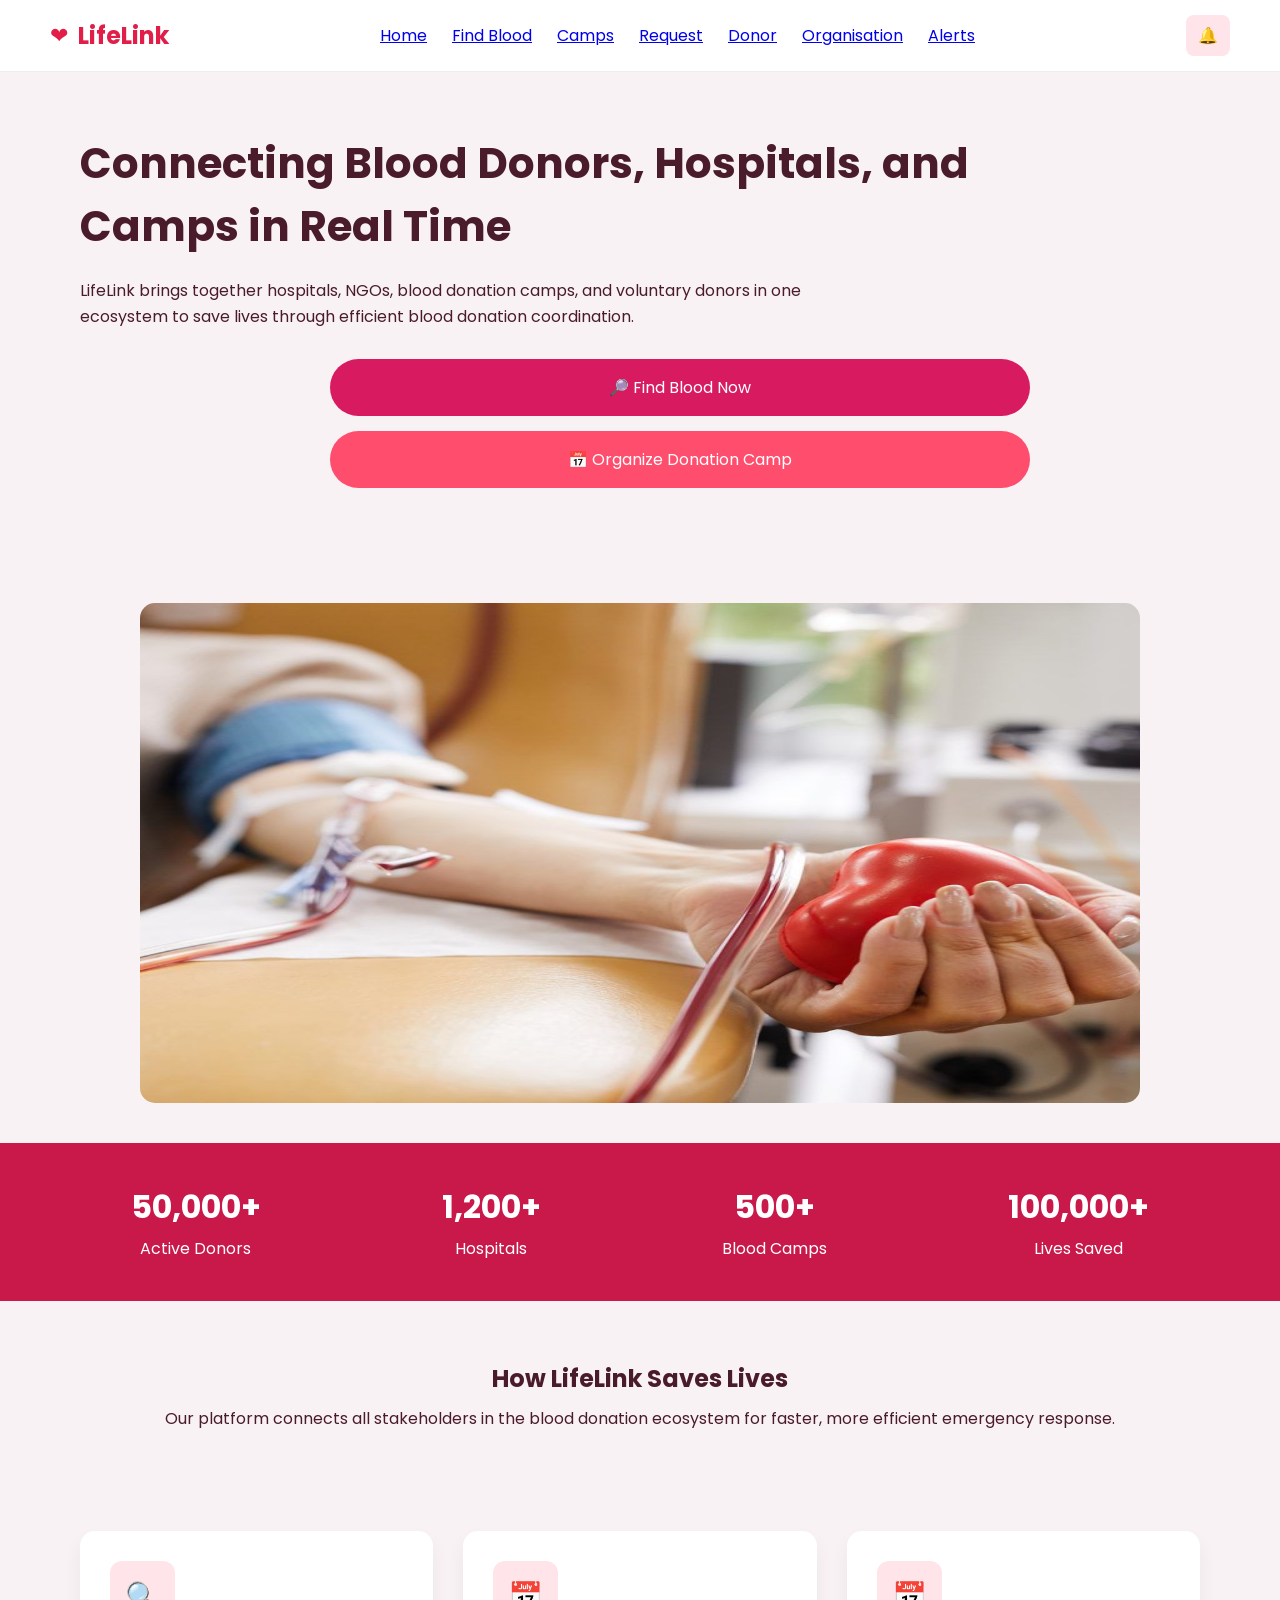
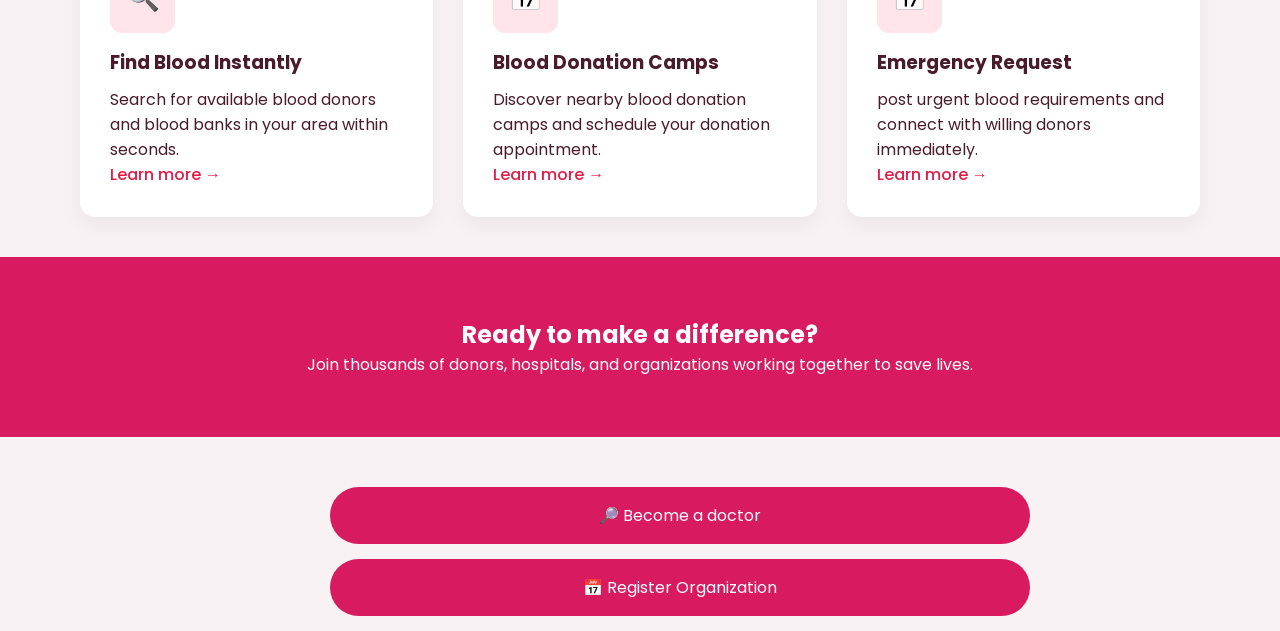
<file: index.html>
<!DOCTYPE html>
<html lang="en">
<head>
<meta charset="UTF-8">
<meta name="viewport" content="width=device-width, initial-scale=1.0">

<title>LifeLink</title>

<link rel="stylesheet" href="style.css">


<link href="https://fonts.googleapis.com/css2?family=Poppins:wght@300;400;500;600;700&display=swap" rel="stylesheet">

</head>

<body>

<!-- Navbar -->

<header class="navbar">

<div class="logo">
<span class="heart">❤</span>
<h2>LifeLink</h2>
</div>

<nav>



<ul>
    <li><a href="index.html">Home</a></li>
    <li><a href="lifelink-bloodfinder.html">Find Blood</a></li>
    <li><a href="camps.html">Camps</a></li>
    <li><a href="request.html">Request</a></li>
    <li><a href="donor.html">Donor</a></li>
    <li><a href="organisation.html">Organisation</a></li>
    <li><a href="alert.html">Alerts</a></li>
    </ul>
</nav>

<div class="bell">
🔔
</div>

</header>


<!-- Hero Section -->

<section class="hero">

<h1>
Connecting Blood Donors, Hospitals, and Camps in Real Time
</h1>

<p>
LifeLink brings together hospitals, NGOs, blood donation camps,
and voluntary donors in one ecosystem to save lives through
efficient blood donation coordination.
</p>

<button class="btn primary">
🔎 Find Blood Now
</button>

<button class="btn secondary">
📅 Organize Donation Camp
</button>

</section>


<!-- Image Section -->

<section class="hero-image">

<img src="image1.jpg">

</section>
<!-- Stats Section -->

<section class="stats">

<div class="stat">
<h2>50,000+</h2>
<p>Active Donors</p>
</div>

<div class="stat">
<h2>1,200+</h2>
<p>Hospitals</p>
</div>

<div class="stat">
<h2>500+</h2>
<p>Blood Camps</p>
</div>

<div class="stat">
<h2>100,000+</h2>
<p>Lives Saved</p>
</div>

</section>


<!-- How it works -->

<section class="how">

<h2>How LifeLink Saves Lives</h2>

<p>
Our platform connects all stakeholders in the blood donation ecosystem
for faster, more efficient emergency response.
</p>

</section>


<!-- Cards -->

<section class="cards">

<div class="card">

<div class="icon">🔍</div>

<h3>Find Blood Instantly</h3>

<p>
Search for available blood donors and blood banks
in your area within seconds.
</p>

<a href="#">Learn more →</a>

</div>


<div class="card">

<div class="icon">📅</div>

<h3>Blood Donation Camps</h3>

<p>
Discover nearby blood donation camps and schedule
your donation appointment.
</p>

<a href="#">Learn more →</a>

</div>

<div class="card">

    <div class="icon">📅</div>
    
    <h3>Emergency Request</h3>
    
    <p>
     post urgent blood requirements and connect with willing donors immediately.
    </p>
    
    <a href="#">Learn more →</a>
    
    </div>
</section>
<section class="footer">

    <h2>Ready to make a difference?</h2>
    
    <p >
        Join thousands of donors, hospitals, and organizations working together to save lives.
    </p>
    
    </section>
    <br>
    <br>
    <button class="btn1">
        🔎 Become a doctor
        </button>
        
        <button class="btn2">
        📅 Register Organization
        </button>
            
</body>
</html>
</file>
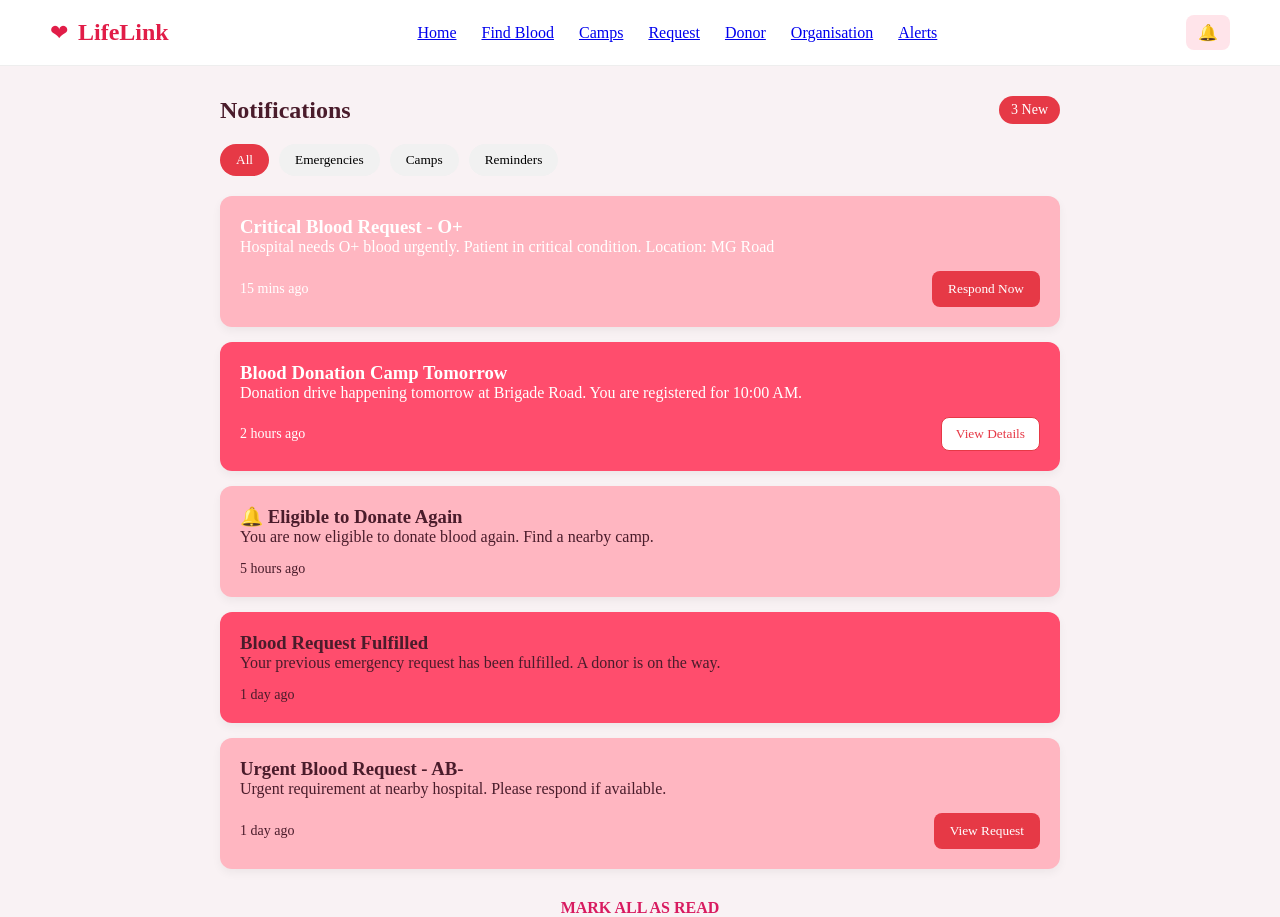
<file: alert.html>
<!DOCTYPE html>
<html lang="en">
<head>
    <meta charset="UTF-8">
    <meta name="viewport" content="width=device-width, initial-scale=1.0">
    <title>Alerts - LifeLink</title>
    <link rel="stylesheet" href="style.css">
</head>
<body>

<!-- Navbar -->

<header class="navbar">

    <div class="logo">
    <span class="heart">❤</span>
    <h2>LifeLink</h2>
    </div>
    
    <nav>
    
    
    
    <ul>
        <li><a href="index.html">Home</a></li>
        <li><a href="lifelink-bloodfinder.html">Find Blood</a></li>
        <li><a href="camps.html">Camps</a></li>
        <li><a href="request.html">Request</a></li>
        <li><a href="donor.html">Donor</a></li>
        <li><a href="organisation.html">Organisation</a></li>
        <li><a href="alert.html">Alerts</a></li>
        </ul>
    </nav>
    
    <div class="bell">
    🔔
    </div>
    
    </header>
    

    <!-- Alerts Section -->
    <section class="ll-alerts-container">
        
        <div class="ll-alerts-header">
            <h1>Notifications</h1>
            <span class="ll-alert-badge">3 New</span>
        </div>

        <!-- Filter Tabs -->
        <div class="ll-alert-tabs">
            <button class="ll-tab active">All</button>
            <button class="ll-tab">Emergencies</button>
            <button class="ll-tab">Camps</button>
            <button class="ll-tab">Reminders</button>
        </div>

        <!-- Alerts List -->
        <div class="ll-alert-list">

            <!-- Critical Alert -->
            <div class="ll-alert-card ll-alert-critical">
                <h3>Critical Blood Request - O+</h3>
                <p>Hospital needs O+ blood urgently. Patient in critical condition. Location: MG Road</p>
                <div class="ll-alert-footer">
                    <span>15 mins ago</span>
                    <button class="ll-btn-primary">Respond Now</button>
                </div>
            </div>

            <!-- Camp Alert -->
            <div class="ll-alert-card ll-alert-camp">
                <h3>Blood Donation Camp Tomorrow</h3>
                <p>Donation drive happening tomorrow at Brigade Road. You are registered for 10:00 AM.</p>
                <div class="ll-alert-footer">
                    <span>2 hours ago</span>
                    <button class="ll-btn-secondary">View Details</button>
                </div>
            </div>

            <!-- Reminder -->
            <div class="ll-alert-card ll-alert-reminder">
                <h3>  🔔 Eligible to Donate Again</h3>
                <p>You are now eligible to donate blood again. Find a nearby camp.</p>
                <div class="ll-alert-footer">
                    <span>5 hours ago</span>
                </div>
            </div>

            <!-- Fulfilled -->
            <div class="ll-alert-card ll-alert-success">
                <h3>Blood Request Fulfilled</h3>
                <p>Your previous emergency request has been fulfilled. A donor is on the way.</p>
                <div class="ll-alert-footer">
                    <span>1 day ago</span>
                </div>
            </div>

            <!-- Urgent -->
            <div class="ll-alert-card ll-alert-urgent">
                <h3>Urgent Blood Request - AB-</h3>
                <p>Urgent requirement at nearby hospital. Please respond if available.</p>
                <div class="ll-alert-footer">
                    <span>1 day ago</span>
                    <button class="ll-btn-primary">View Request</button>
                </div>
            </div>

        </div>

    </section>
    <div class="bottom">
    <h4>MARK  ALL  AS  READ</h4>
</div>
</body>
</html>
</file>
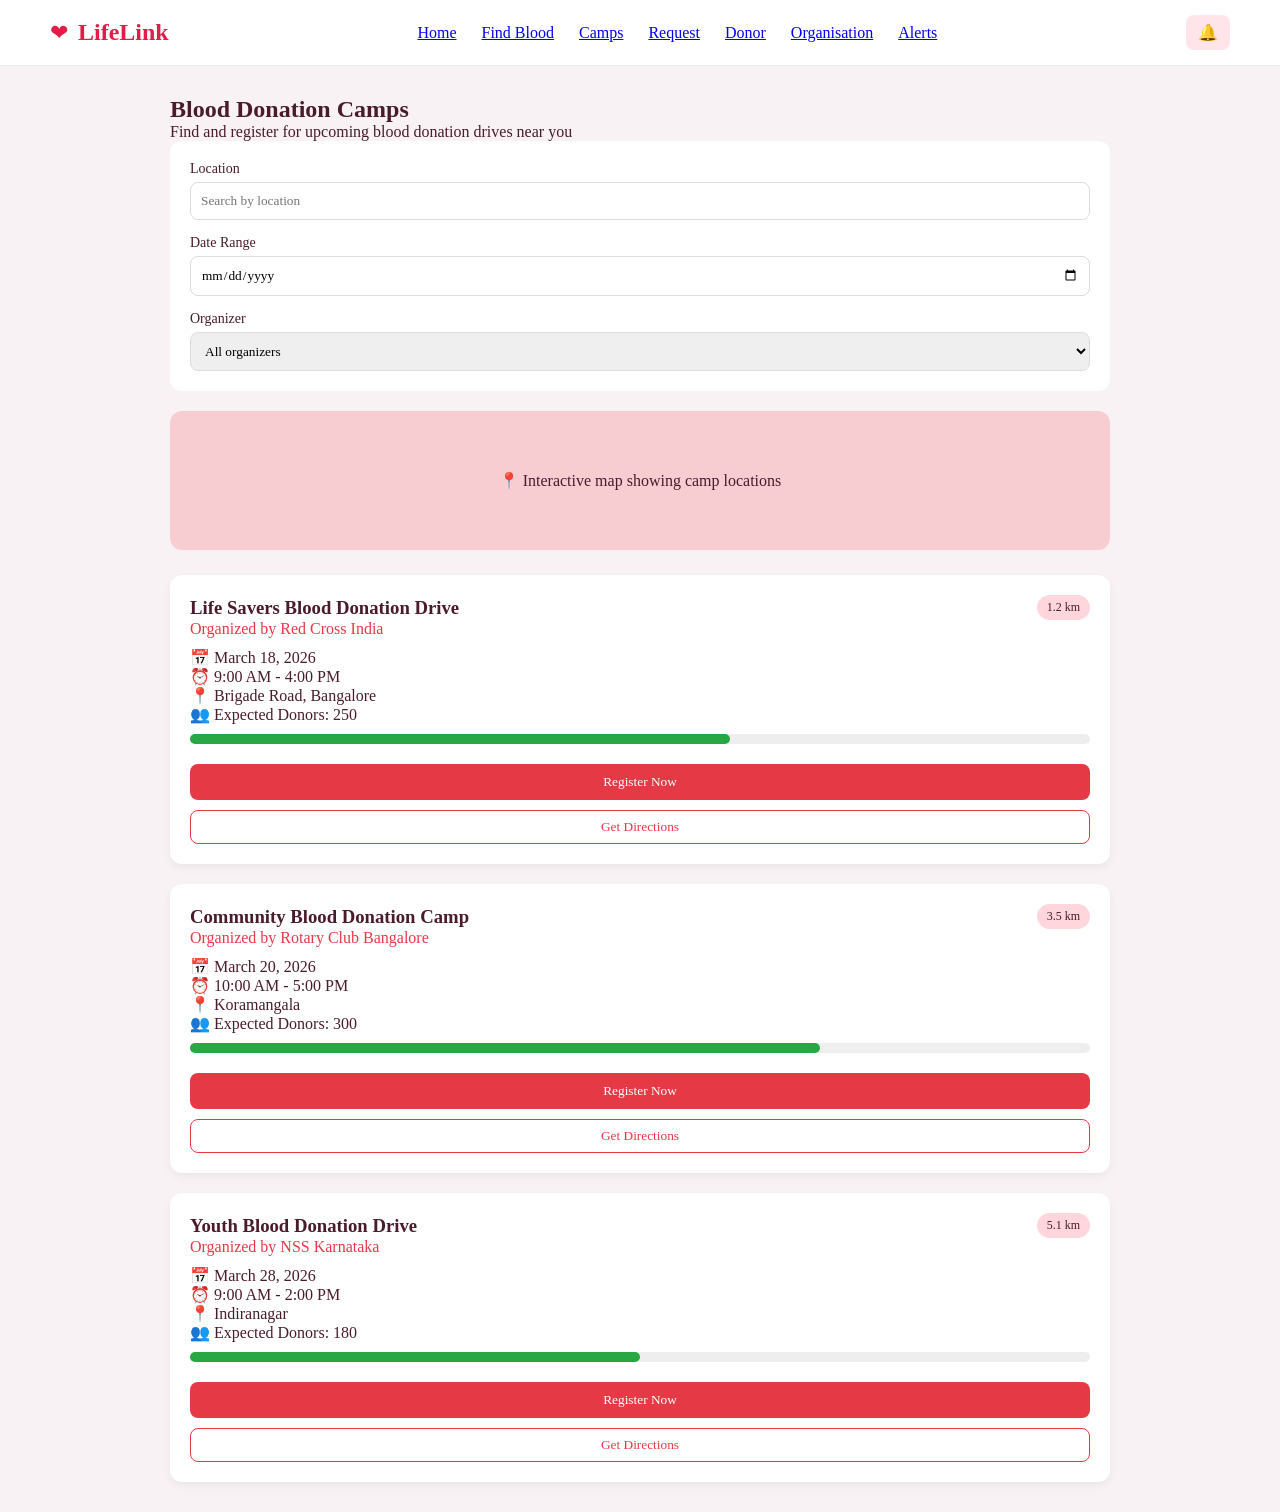
<file: camps.html>
<!DOCTYPE html>
<html lang="en">
<head>
    <meta charset="UTF-8">
    <meta name="viewport" content="width=device-width, initial-scale=1.0">
    <title>Camps - LifeLink</title>
    <link rel="stylesheet" href="style.css">
</head>
<body>

<!-- Navbar -->

<header class="navbar">

    <div class="logo">
    <span class="heart">❤</span>
    <h2>LifeLink</h2>
    </div>
    
    <nav>
    
    
    
    <ul>
        <li><a href="index.html">Home</a></li>
        <li><a href="lifelink-bloodfinder.html">Find Blood</a></li>
        <li><a href="camps.html">Camps</a></li>
        <li><a href="request.html">Request</a></li>
        <li><a href="donor.html">Donor</a></li>
        <li><a href="organisation.html">Organisation</a></li>
        <li><a href="alert.html">Alerts</a></li>
        </ul>
    </nav>
    
    <div class="bell">
    🔔
    </div>
    
    </header>
    
</header>

<section class="ll-camp-container">

    <h1>Blood Donation Camps</h1>
    <p class="ll-camp-subtitle">
        Find and register for upcoming blood donation drives near you
    </p>

    <!-- Filters -->
    <div class="ll-camp-filter-box">

        <div class="ll-camp-input-group">
            <label>Location</label>
            <input type="text" placeholder="Search by location">
        </div>

        <div class="ll-camp-input-group">
            <label>Date Range</label>
            <input type="date">
        </div>

        <div class="ll-camp-input-group">
            <label>Organizer</label>
            <select>
                <option>All organizers</option>
                <option>Red Cross</option>
                <option>NGO</option>
                <option>Hospitals</option>
            </select>
        </div>

    </div>

    <!-- Map Placeholder -->
    <div class="ll-camp-map">
        <p>📍 Interactive map showing camp locations</p>
    </div>

    <!-- Camps List -->
    <div class="ll-camp-list">

        <!-- Camp Card -->
        <div class="ll-camp-card">
            <div class="ll-camp-header">
                <h3>Life Savers Blood Donation Drive</h3>
                <span class="ll-camp-distance">1.2 km</span>
            </div>

            <p class="ll-camp-org">Organized by Red Cross India</p>

            <p>📅 March 18, 2026</p>
            <p>⏰ 9:00 AM - 4:00 PM</p>
            <p>📍 Brigade Road, Bangalore</p>
            <p>👥 Expected Donors: 250</p>

            <div class="ll-camp-progress">
                <div class="ll-camp-progress-bar" style="width: 60%;"></div>
            </div>

            <button class="ll-btn-primary full">Register Now</button>
            <button class="ll-btn-secondary full">Get Directions</button>
        </div>

        <!-- Camp Card -->
        <div class="ll-camp-card">
            <div class="ll-camp-header">
                <h3>Community Blood Donation Camp</h3>
                <span class="ll-camp-distance">3.5 km</span>
            </div>

            <p class="ll-camp-org">Organized by Rotary Club Bangalore</p>

            <p>📅 March 20, 2026</p>
            <p>⏰ 10:00 AM - 5:00 PM</p>
            <p>📍 Koramangala</p>
            <p>👥 Expected Donors: 300</p>

            <div class="ll-camp-progress">
                <div class="ll-camp-progress-bar" style="width: 70%;"></div>
            </div>

            <button class="ll-btn-primary full">Register Now</button>
            <button class="ll-btn-secondary full">Get Directions</button>
        </div>

        <!-- Camp Card -->
        <div class="ll-camp-card">
            <div class="ll-camp-header">
                <h3>Youth Blood Donation Drive</h3>
                <span class="ll-camp-distance">5.1 km</span>
            </div>

            <p class="ll-camp-org">Organized by NSS Karnataka</p>

            <p>📅 March 28, 2026</p>
            <p>⏰ 9:00 AM - 2:00 PM</p>
            <p>📍 Indiranagar</p>
            <p>👥 Expected Donors: 180</p>

            <div class="ll-camp-progress">
                <div class="ll-camp-progress-bar" style="width: 50%;"></div>
            </div>

            <button class="ll-btn-primary full">Register Now</button>
            <button class="ll-btn-secondary full">Get Directions</button>
        </div>

    </div>

</section>

</body>
</html>
</file>
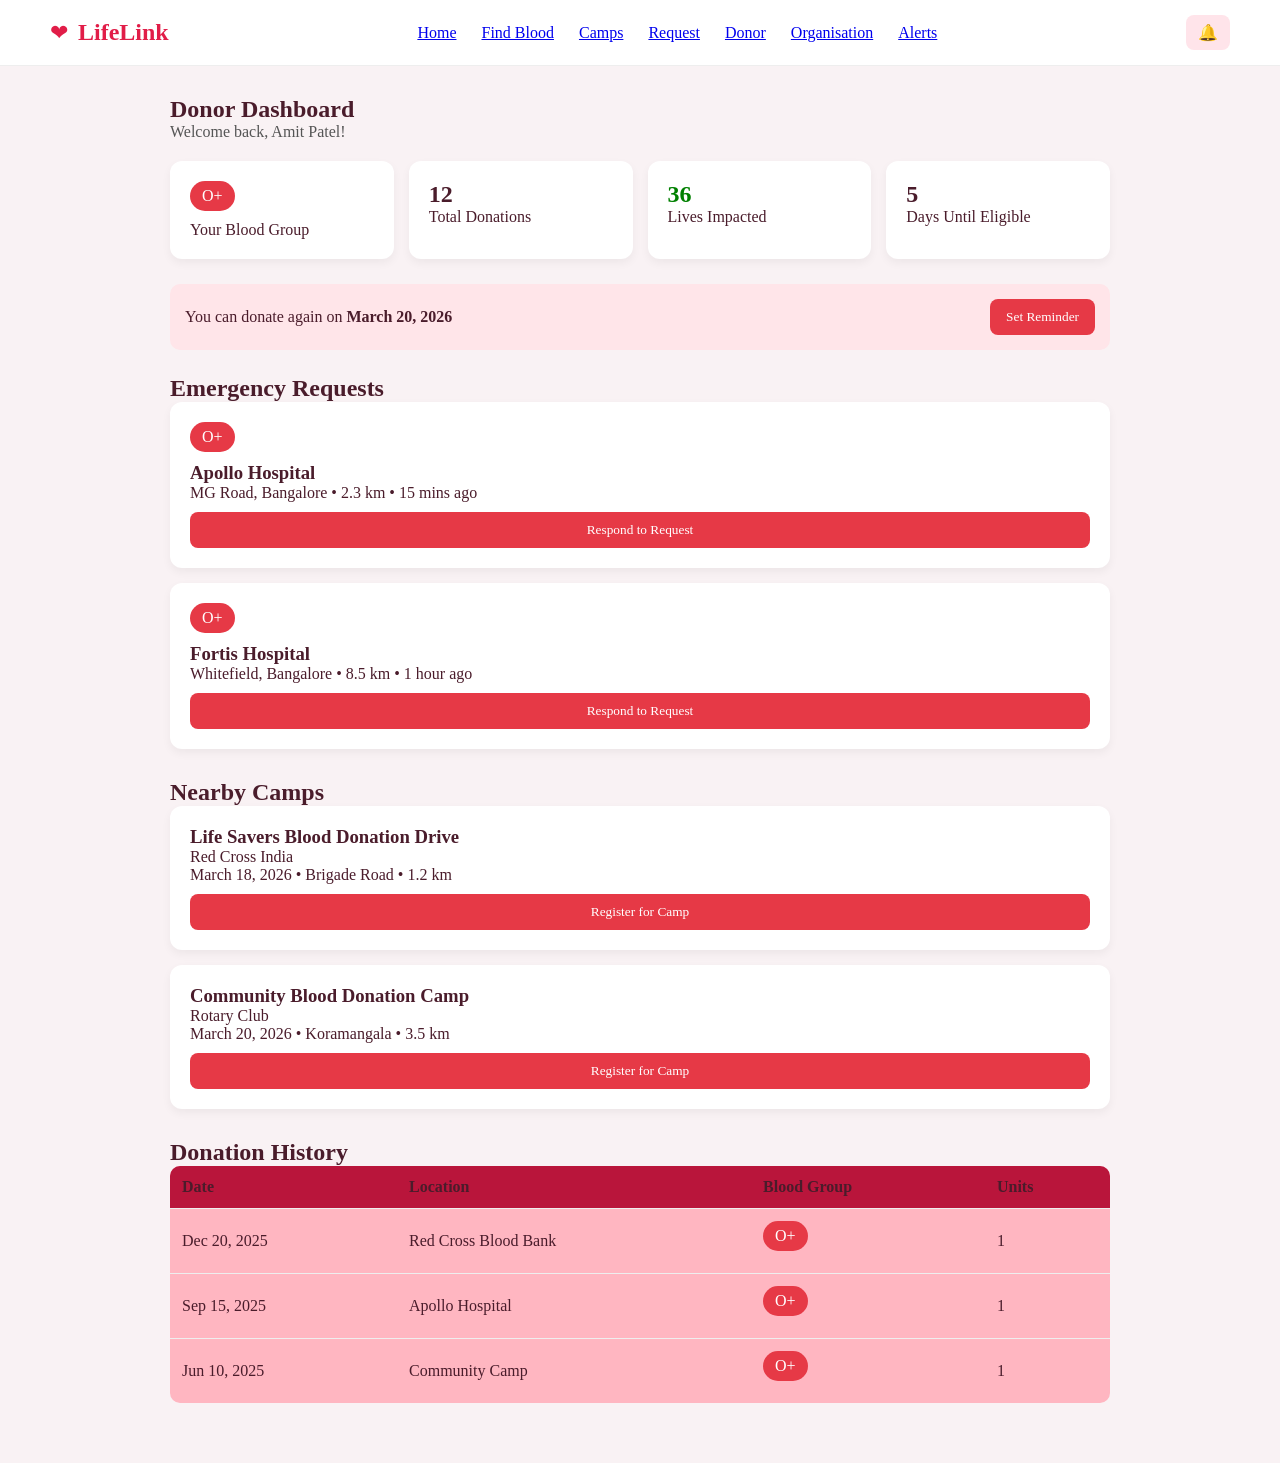
<file: donor.html>
<!DOCTYPE html>
<html lang="en">
<head>
    <meta charset="UTF-8">
    <meta name="viewport" content="width=device-width, initial-scale=1.0">
    <title>Donor Dashboard - LifeLink</title>
    <link rel="stylesheet" href="style.css">
</head>
<body>

<!-- Navbar -->

<header class="navbar">

    <div class="logo">
    <span class="heart">❤</span>
    <h2>LifeLink</h2>
    </div>
    
    <nav>
    
    
    
    <ul>
        <li><a href="index.html">Home</a></li>
        <li><a href="lifelink-bloodfinder.html">Find Blood</a></li>
        <li><a href="camps.html">Camps</a></li>
        <li><a href="request.html">Request</a></li>
        <li><a href="donor.html">Donor</a></li>
        <li><a href="organisation.html">Organisation</a></li>
        <li><a href="alert.html">Alerts</a></li>
        </ul>
    </nav>
    
    <div class="bell">
    🔔
    </div>
    
    </header>
    

<!-- Donor Dashboard -->
<section class="ll-donor-container">

    <h1>Donor Dashboard</h1>
    <p class="ll-donor-welcome">Welcome back, Amit Patel!</p>

    <!-- Stats -->
    <div class="ll-donor-stats">

        <div class="ll-donor-card">
            <span class="ll-blood-badge">O+</span>
            <p>Your Blood Group</p>
        </div>

        <div class="ll-donor-card">
            <h2>12</h2>
            <p>Total Donations</p>
        </div>

        <div class="ll-donor-card">
            <h2 class="ll-green">36</h2>
            <p>Lives Impacted</p>
        </div>

        <div class="ll-donor-card">
            <h2>5</h2>
            <p>Days Until Eligible</p>
        </div>

    </div>

    <!-- Eligibility -->
    <div class="ll-donor-eligibility">
        <p>You can donate again on <strong>March 20, 2026</strong></p>
        <button class="ll-btn-primary">Set Reminder</button>
    </div>

    <!-- Emergency Requests -->
    <div class="ll-donor-section">
        <h2>Emergency Requests</h2>

        <div class="ll-donor-request-card">
            <div>
                <span class="ll-blood-badge">O+</span>
                <h3>Apollo Hospital</h3>
                <p>MG Road, Bangalore • 2.3 km • 15 mins ago</p>
            </div>
            <button class="ll-btn-primary full">Respond to Request</button>
        </div>

        <div class="ll-donor-request-card">
            <div>
                <span class="ll-blood-badge">O+</span>
                <h3>Fortis Hospital</h3>
                <p>Whitefield, Bangalore • 8.5 km • 1 hour ago</p>
            </div>
            <button class="ll-btn-primary full">Respond to Request</button>
        </div>

    </div>

    <!-- Nearby Camps -->
    <div class="ll-donor-section">
        <h2>Nearby Camps</h2>

        <div class="ll-donor-camp-card">
            <h3>Life Savers Blood Donation Drive</h3>
            <p>Red Cross India</p>
            <p>March 18, 2026 • Brigade Road • 1.2 km</p>
            <button class="ll-btn-primary full">Register for Camp</button>
        </div>

        <div class="ll-donor-camp-card">
            <h3>Community Blood Donation Camp</h3>
            <p>Rotary Club</p>
            <p>March 20, 2026 • Koramangala • 3.5 km</p>
            <button class="ll-btn-primary full">Register for Camp</button>
        </div>

    </div>

    <!-- Donation History -->
    <div class="ll-donor-section">
        <h2>Donation History</h2>

        <table class="ll-donor-table">
            <thead>
                <tr>
                    <th>Date</th>
                    <th>Location</th>
                    <th>Blood Group</th>
                    <th>Units</th>
                </tr>
            </thead>
            <tbody>
                <tr>
                    <td>Dec 20, 2025</td>
                    <td>Red Cross Blood Bank</td>
                    <td><span class="ll-blood-badge">O+</span></td>
                    <td>1</td>
                </tr>
                <tr>
                    <td>Sep 15, 2025</td>
                    <td>Apollo Hospital</td>
                    <td><span class="ll-blood-badge">O+</span></td>
                    <td>1</td>
                </tr>
                <tr>
                    <td>Jun 10, 2025</td>
                    <td>Community Camp</td>
                    <td><span class="ll-blood-badge">O+</span></td>
                    <td>1</td>
                </tr>
            </tbody>
        </table>

    </div>

</section>

</body>
</html>
</file>
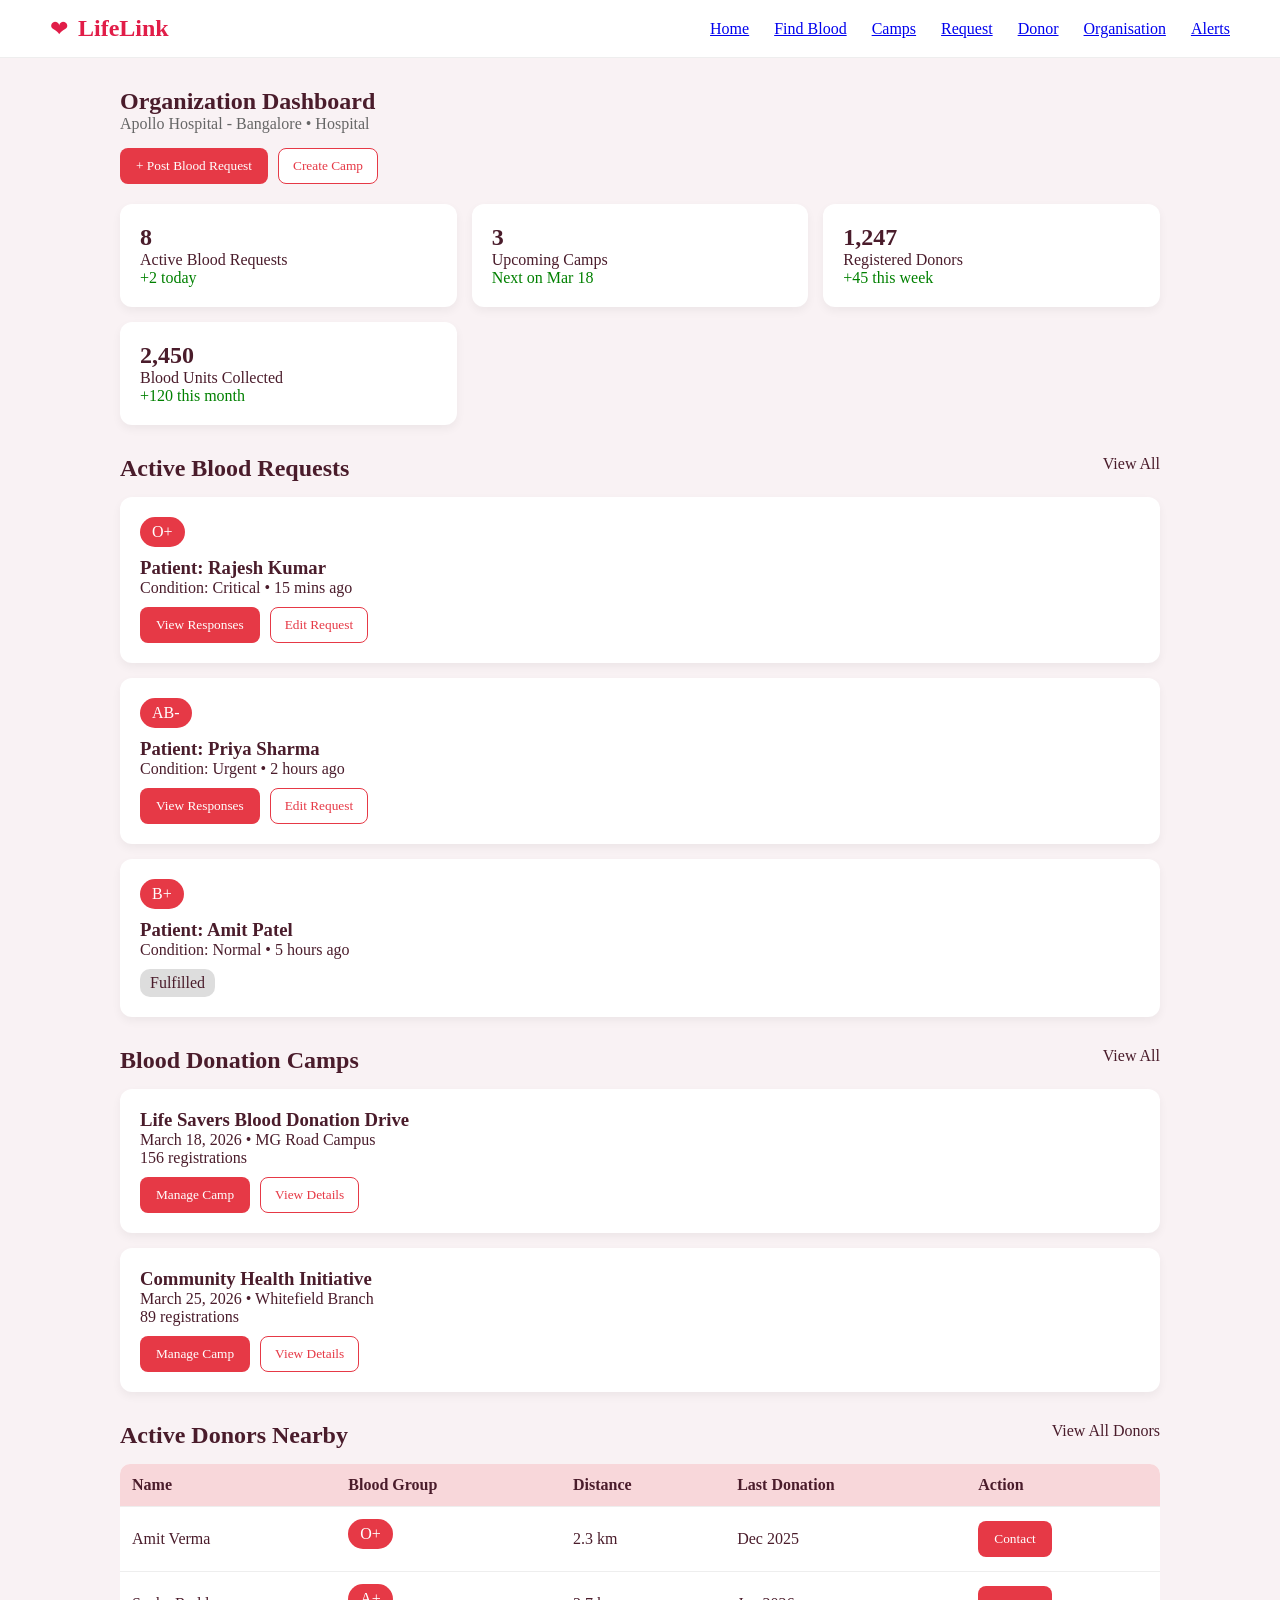
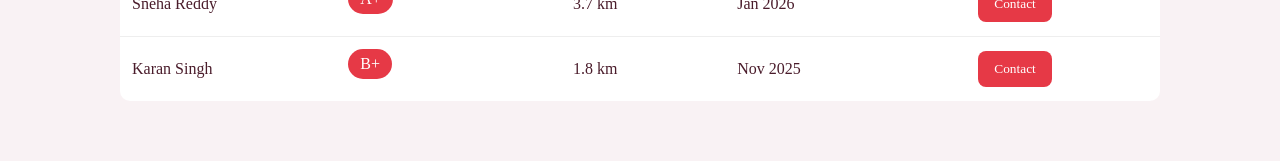
<file: organisation.html>
<!DOCTYPE html>
<html lang="en">
<head>
    <meta charset="UTF-8">
    <meta name="viewport" content="width=device-width, initial-scale=1.0">
    <title>Organization Dashboard - LifeLink</title>
    <link rel="stylesheet" href="style.css">
</head>
<body>

<!-- Navbar -->

<header class="navbar">

    <div class="logo">
    <span class="heart">❤</span>
    <h2>LifeLink</h2>
    </div>
    
    <nav>
    <ul>
        <li><a href="index.html">Home</a></li>
        <li><a href="lifelink-bloodfinder.html">Find Blood</a></li>
        <li><a href="camps.html">Camps</a></li>
        <li><a href="request.html">Request</a></li>
        <li><a href="donor.html">Donor</a></li>
        <li><a href="organisation.html">Organisation</a></li>
        <li><a href="alert.html">Alerts</a></li>
        </ul>
    </nav>
</header>

<section class="ll-org-container">

    <h1>Organization Dashboard</h1>
    <p class="ll-org-subtitle">Apollo Hospital - Bangalore • Hospital</p>

    <!-- Actions -->
    <div class="ll-org-actions">
        <button class="ll-btn-primary">+ Post Blood Request</button>
        <button class="ll-btn-secondary">Create Camp</button>
    </div>

    <!-- Stats -->
    <div class="ll-org-stats">

        <div class="ll-org-card">
            <h2>8</h2>
            <p>Active Blood Requests</p>
            <span class="ll-green">+2 today</span>
        </div>

        <div class="ll-org-card">
            <h2>3</h2>
            <p>Upcoming Camps</p>
            <span class="ll-green">Next on Mar 18</span>
        </div>

        <div class="ll-org-card">
            <h2>1,247</h2>
            <p>Registered Donors</p>
            <span class="ll-green">+45 this week</span>
        </div>

        <div class="ll-org-card">
            <h2>2,450</h2>
            <p>Blood Units Collected</p>
            <span class="ll-green">+120 this month</span>
        </div>

    </div>

    <!-- Active Requests -->
    <div class="ll-org-section">
        <div class="ll-org-section-header">
            <h2>Active Blood Requests</h2>
            <span>View All</span>
        </div>

        <div class="ll-org-request-card">
            <span class="ll-blood-badge">O+</span>
            <h3>Patient: Rajesh Kumar</h3>
            <p>Condition: Critical • 15 mins ago</p>
            <div class="ll-org-btn-row">
                <button class="ll-btn-primary">View Responses</button>
                <button class="ll-btn-secondary">Edit Request</button>
            </div>
        </div>

        <div class="ll-org-request-card">
            <span class="ll-blood-badge">AB-</span>
            <h3>Patient: Priya Sharma</h3>
            <p>Condition: Urgent • 2 hours ago</p>
            <div class="ll-org-btn-row">
                <button class="ll-btn-primary">View Responses</button>
                <button class="ll-btn-secondary">Edit Request</button>
            </div>
        </div>

        <div class="ll-org-request-card">
            <span class="ll-blood-badge">B+</span>
            <h3>Patient: Amit Patel</h3>
            <p>Condition: Normal • 5 hours ago</p>
            <span class="ll-org-status">Fulfilled</span>
        </div>

    </div>

    <!-- Camps -->
    <div class="ll-org-section">
        <div class="ll-org-section-header">
            <h2>Blood Donation Camps</h2>
            <span>View All</span>
        </div>

        <div class="ll-org-camp-card">
            <h3>Life Savers Blood Donation Drive</h3>
            <p>March 18, 2026 • MG Road Campus</p>
            <p>156 registrations</p>
            <div class="ll-org-btn-row">
                <button class="ll-btn-primary">Manage Camp</button>
                <button class="ll-btn-secondary">View Details</button>
            </div>
        </div>

        <div class="ll-org-camp-card">
            <h3>Community Health Initiative</h3>
            <p>March 25, 2026 • Whitefield Branch</p>
            <p>89 registrations</p>
            <div class="ll-org-btn-row">
                <button class="ll-btn-primary">Manage Camp</button>
                <button class="ll-btn-secondary">View Details</button>
            </div>
        </div>

    </div>

    <!-- Donors Table -->
    <div class="ll-org-section">
        <div class="ll-org-section-header">
            <h2>Active Donors Nearby</h2>
            <span>View All Donors</span>
        </div>

        <table class="ll-org-table">
            <thead>
                <tr>
                    <th>Name</th>
                    <th>Blood Group</th>
                    <th>Distance</th>
                    <th>Last Donation</th>
                    <th>Action</th>
                </tr>
            </thead>
            <tbody>
                <tr>
                    <td>Amit Verma</td>
                    <td><span class="ll-blood-badge">O+</span></td>
                    <td>2.3 km</td>
                    <td>Dec 2025</td>
                    <td><button class="ll-btn-primary">Contact</button></td>
                </tr>
                <tr>
                    <td>Sneha Reddy</td>
                    <td><span class="ll-blood-badge">A+</span></td>
                    <td>3.7 km</td>
                    <td>Jan 2026</td>
                    <td><button class="ll-btn-primary">Contact</button></td>
                </tr>
                <tr>
                    <td>Karan Singh</td>
                    <td><span class="ll-blood-badge">B+</span></td>
                    <td>1.8 km</td>
                    <td>Nov 2025</td>
                    <td><button class="ll-btn-primary">Contact</button></td>
                </tr>
            </tbody>
        </table>

    </div>

</section>

</body>
</html>
</file>
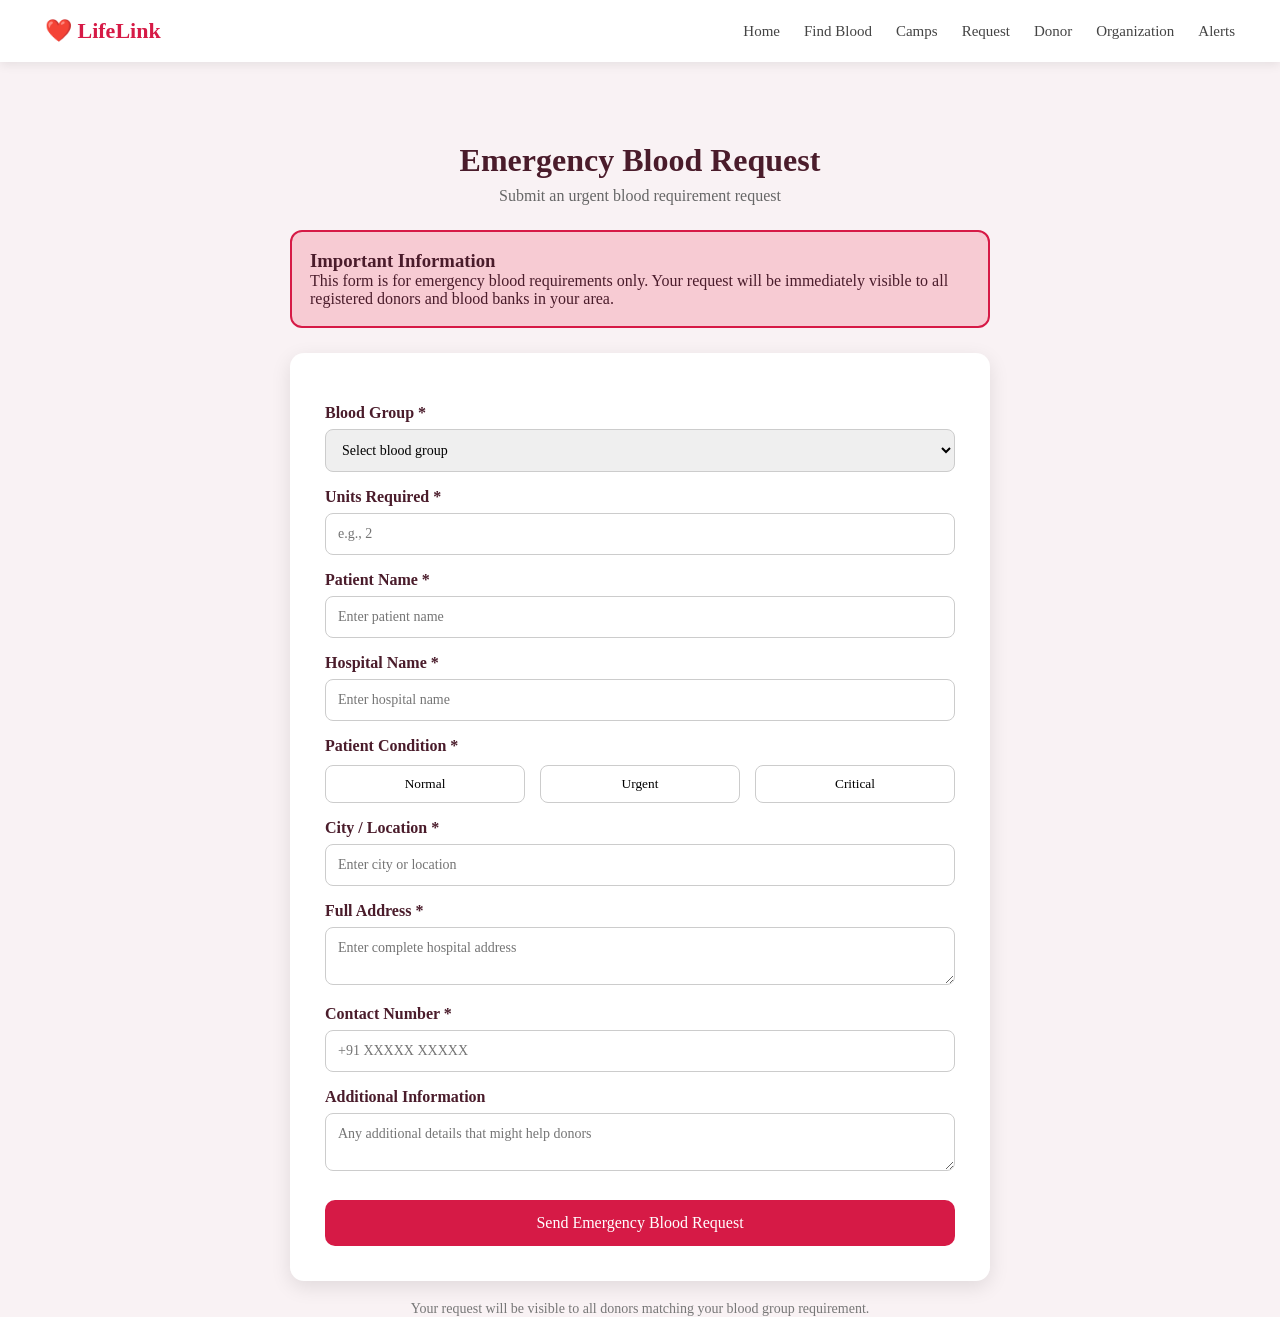
<file: request.html>
<!DOCTYPE html>
<html lang="en">

<head>
<meta charset="UTF-8">
<title>Emergency Blood Request</title>
<link rel="stylesheet" href="style.css">
</head>

<body>

<header class="rq-topbar-frame">

<div class="rq-brand-mark">
❤️ LifeLink
</div>

<ul class="rq-nav-stream">
<li><a href="index.html">Home</a></li>
<li><a href="lifelink-bloodfinder.html">Find Blood</a></li>
<li><a href="camps.html">Camps</a></li>
<li><a href="request.html">Request</a></li>
<li><a href="donor.html">Donor</a></li>
<li><a href="organisation.html">Organization</a></li>
<li><a href="alert.html">Alerts</a></li>
</ul>

</header>


<section class="rq-main-stage">

<h1 class="rq-heading-main">Emergency Blood Request</h1>

<p class="rq-heading-sub">
Submit an urgent blood requirement request
</p>


<div class="rq-warning-panel">

<h3>Important Information</h3>

<p>
This form is for emergency blood requirements only. Your request will be
immediately visible to all registered donors and blood banks in your area.
</p>

</div>


<div class="rq-form-shell">

<label>Blood Group *</label>
<select class="rq-input-box">
<option>Select blood group</option>
<option>A+</option>
<option>A-</option>
<option>B+</option>
<option>B-</option>
<option>O+</option>
<option>O-</option>
<option>AB+</option>
<option>AB-</option>
</select>


<label>Units Required *</label>
<input type="text" class="rq-input-box" placeholder="e.g., 2">


<label>Patient Name *</label>
<input type="text" class="rq-input-box" placeholder="Enter patient name">


<label>Hospital Name *</label>
<input type="text" class="rq-input-box" placeholder="Enter hospital name">


<label>Patient Condition *</label>

<div class="rq-condition-row">

<button class="rq-condition-btn">Normal</button>
<button class="rq-condition-btn">Urgent</button>
<button class="rq-condition-btn">Critical</button>

</div>


<label>City / Location *</label>
<input type="text" class="rq-input-box" placeholder="Enter city or location">


<label>Full Address *</label>
<textarea class="rq-input-box" placeholder="Enter complete hospital address"></textarea>


<label>Contact Number *</label>
<input type="text" class="rq-input-box" placeholder="+91 XXXXX XXXXX">


<label>Additional Information</label>
<textarea class="rq-input-box" placeholder="Any additional details that might help donors"></textarea>


<button class="rq-submit-action">
Send Emergency Blood Request
</button>

</div>


<p class="rq-footer-note">
Your request will be visible to all donors matching your blood group requirement.
</p>

</section>

</body>
</html>
</file>
<file: style.css>
*{
    margin:0;
    padding:0;
    box-sizing:border-box;
    font-family:Poppins;
    }
    
    body{
    background:#f9f2f4;
    color:#4a1c2b;
    }
    
    
    /* NAVBAR */
    
    .navbar{
    
    display:flex;
    justify-content:space-between;
    align-items:center;
    
    padding:15px 50px;
    background:white;
    
    border-bottom:1px solid #eee;
    }
    
    .logo{
    display:flex;
    align-items:center;
    gap:10px;
    color:#e11d48;
    }
    
    .logo .heart{
    font-size:22px;
    }
    
    nav ul{
    display:flex;
    gap:25px;
    list-style:none;
    }
    
    nav li{
    cursor:pointer;
    color:#6b2d3a;
    }
    
    nav .active{
    background:#ffe4ea;
    padding:6px 12px;
    border-radius:20px;
    }
    
    .bell{
    background:#ffe4ea;
    padding:8px 12px;
    border-radius:8px;
    }
    
    
    
    /* HERO */
    
    .hero{
    padding:60px 80px;
    align-items: center;
    ;
    }
    
    .hero h1{
    
    font-size:42px;
    margin-bottom:20px;
    max-width:900px;
    align-items: center;
    }
    
    .hero p{
    
    max-width:800px;
    margin-bottom:30px;
    align-items: center;
    line-height:1.6;
    
    }
    
    
    /* BUTTONS */
    
    .btn{
    
    display:block;
    width:700px;
    
    padding:16px;
    margin-bottom:15px;
    margin-left: 250px;
    border:none;
    border-radius:30px;
    
    font-size:16px;
    cursor:pointer;
    
    }
    
    .primary{
    background:#d81b60;
    color:white;
    }
    
    .secondary{
    background:#ff4d6d;
    color:white;
    }
    
    .btn1{
        background-color: #d81b60;
        color: white;
        
    
            display:block;
            
            width:700px;
            
            padding:16px;
            margin-bottom:15px;
            margin-left: 330px;
            
            border:none;
            border-radius:30px;
            
            font-size:16px;
            text-align: center;
            cursor:pointer;
            
            
    }
    .btn2{
        background-color: #d81b60;
        color: white;
        
    
            display:flex;
            justify-content: center;
            width:700px;
            margin-left: 330px;            
            padding:16px;
            margin-bottom:15px;
            
            border:none;
            border-radius:30px;
            
            font-size:16px;
            align-items: center;
            cursor:pointer;
            
            
    }

    /* HERO IMAGE */
    
    .hero-image img{
    height : 500px;
    width: 1000px;
    margin:40px auto;
    display:block;
    border-radius:15px;
    }
    
    
    
    /* STATS */
    
    .stats{
    
    background:#c9184a;
    color:white;
    
    display:flex;
    justify-content:space-around;
    
    padding:40px;
    
    text-align:center;
    
    }
    
    .stat h2{
    font-size:32px;
    margin-bottom:5px;
    }
    
    
    
    /* HOW SECTION */
    
    .how{
    
    text-align:center;
    padding:60px 20px;
    
    }
    
    .how h2{
    margin-bottom:10px;
    }
    
    
    
    /* CARDS */
    
    .cards{
    
    display:flex;
    gap:30px;
    
    padding:40px 80px;
    
    }
    
    .card{
    
    background:white;
    
    padding:30px;
    
    border-radius:15px;
    
    box-shadow:0 10px 20px rgba(0,0,0,0.05);
    
    width:50%;
    
    }
    
    .icon{
    
    font-size:28px;
    
    background:#ffe4ea;
    
    padding:15px;
    
    display:inline-block;
    
    border-radius:12px;
    
    margin-bottom:15px;
    
    }
    
    .card h3{
    margin-bottom:10px;
    }
    
    .card a{
    
    color:#e11d48;
    text-decoration:none;
    font-weight:500;
    
    }

    .footer{
        color: white;
        background-color: #d81b60;
    
            text-align:center;
            padding:60px 20px;
            
            
    }
    /* ===== LifeLink Blood Finder Page Styles ===== */

.ll-topbar-shell{
    display:flex;
    justify-content:space-between;
    align-items:center;
    padding:18px 45px;
    background:white;
    box-shadow:0 3px 12px rgba(0,0,0,0.08);
    }
    
    .ll-brand-badge{
    font-size:22px;
    font-weight:bold;
    color:#e11d48;
    }
    
    .ll-menu-track{
    list-style:none;
    display:flex;
    gap:24px;
    }
    
    .ll-menu-track a{
    text-decoration:none;
    color:#444;
    font-size:15px;
    transition:0.3s;
    }
    
    .ll-menu-track a:hover{
    color:#e11d48;
    }
    
    /* ===== Blood Search Section ===== */
    
    .ll-search-stage{
    text-align:center;
    margin-top:90px;
    }
    
    .ll-main-title{
    font-size:34px;
    margin-bottom:10px;
    }
    
    .ll-subtext{
    color:#666;
    margin-bottom:35px;
    }
    
    /* ===== Form Card ===== */
    
    .ll-form-card{
    width:620px;
    margin:auto;
    background:white;
    padding:35px;
    border-radius:12px;
    box-shadow:0 6px 18px rgba(0,0,0,0.1);
    text-align:left;
    }
    
    .ll-label-text{
    display:block;
    margin-top:15px;
    font-weight:600;
    }
    
    .ll-input-field{
    width:100%;
    padding:12px;
    margin-top:8px;
    border-radius:7px;
    border:1px solid #ccc;
    font-size:14px;
    }
    
    .ll-input-field:focus{
    outline:none;
    border-color:#e11d48;
    }
    
    .ll-urgent-box{
    margin-top:15px;
    font-size:14px;
    display:flex;
    align-items:center;
    gap:8px;
    }
    
    /* ===== Search Button ===== */
    
    .ll-search-trigger{
    width:100%;
    margin-top:22px;
    padding:14px;
    border:none;
    background:#e11d48;
    color:white;
    font-size:16px;
    border-radius:9px;
    cursor:pointer;
    transition:0.3s;
    }
    
    .ll-search-trigger:hover{
    background:#be123c;
    transform:scale(1.02);
    }

    /* ===== REQUEST PAGE ===== */

.rq-topbar-frame{
    display:flex;
    justify-content:space-between;
    align-items:center;
    padding:18px 45px;
    background:white;
    box-shadow:0 3px 10px rgba(0,0,0,0.08);
    }
    
    .rq-brand-mark{
    font-size:22px;
    font-weight:bold;
    color:#d61a46;
    }
    
    .rq-nav-stream{
    list-style:none;
    display:flex;
    gap:24px;
    }
    
    .rq-nav-stream a{
    text-decoration:none;
    color:#444;
    font-size:15px;
    }
    
    .rq-nav-stream a:hover{
    color:#d61a46;
    }
    
    /* ===== MAIN SECTION ===== */
    
    .rq-main-stage{
    text-align:center;
    margin-top:80px;
    }
    
    .rq-heading-main{
    font-size:32px;
    margin-bottom:8px;
    }
    
    .rq-heading-sub{
    color:#666;
    margin-bottom:25px;
    }
    
    /* ===== INFO BOX ===== */
    
    .rq-warning-panel{
    width:700px;
    margin:auto;
    background:#f7cbd3;
    padding:18px;
    border-radius:12px;
    border:2px solid #d61a46;
    margin-bottom:25px;
    text-align:left;
    }
    
    /* ===== FORM ===== */
    
    .rq-form-shell{
    width:700px;
    margin:auto;
    background:white;
    padding:35px;
    border-radius:14px;
    box-shadow:0 6px 20px rgba(0,0,0,0.1);
    text-align:left;
    }
    
    .rq-form-shell label{
    display:block;
    margin-top:16px;
    font-weight:600;
    }
    
    .rq-input-box{
    width:100%;
    padding:12px;
    margin-top:7px;
    border-radius:8px;
    border:1px solid #ccc;
    font-size:14px;
    }
    
    .rq-input-box:focus{
    outline:none;
    border-color:#d61a46;
    }
    
    /* ===== CONDITION BUTTONS ===== */
    
    .rq-condition-row{
    display:flex;
    gap:15px;
    margin-top:10px;
    }
    
    .rq-condition-btn{
    flex:1;
    padding:10px;
    border-radius:8px;
    border:1px solid #ccc;
    background:white;
    cursor:pointer;
    }
    
    .rq-condition-btn:hover{
    border-color:#d61a46;
    }
    
    /* ===== SUBMIT BUTTON ===== */
    
    .rq-submit-action{
    width:100%;
    margin-top:25px;
    padding:14px;
    border:none;
    background:#d61a46;
    color:white;
    font-size:16px;
    border-radius:10px;
    cursor:pointer;
    transition:0.3s;
    }
    
    .rq-submit-action:hover{
    background:#b9153b;
    }
    
    /* ===== FOOTER NOTE ===== */
    
    .rq-footer-note{
    margin-top:20px;
    color:#777;
    font-size:14px;
    }
    /* Alerts Page Container */
.ll-alerts-container {
    padding: 30px;
    max-width: 900px;
    margin: auto;
    font-family: Arial, sans-serif;
}

/* Header */
.ll-alerts-header {
    display: flex;
    justify-content: space-between;
    align-items: center;
    margin-bottom: 20px;
}

.ll-alert-badge {
    background-color: #e63946;
    color: white;
    padding: 6px 12px;
    border-radius: 20px;
    font-size: 14px;
}

/* Tabs */
.ll-alert-tabs {
    display: flex;
    gap: 10px;
    margin-bottom: 20px;
}

.ll-tab {
    padding: 8px 16px;
    border: none;
    background: #f1f1f1;
    border-radius: 20px;
    cursor: pointer;
}

.ll-tab.active {
    background-color: #e63946;
    color: white;
}

/* Alert Cards */
.ll-alert-list {
    display: flex;
    flex-direction: column;
    gap: 15px;
}

.ll-alert-card {
    padding: 20px;
    border-radius: 12px;
    background: #ffffff;
    box-shadow: 0 4px 10px rgba(0,0,0,0.05);
}

/* Variants */
.ll-alert-critical {
    background-color: lightpink;
    color: white;
}

.ll-alert-camp {
    background-color: #ff4d6d;
    color: white;
}

.ll-alert-reminder {
    background-color: lightpink;
}

.ll-alert-success {
    background-color: #ff4d6d;
}

.ll-alert-urgent {
    background-color: lightpink;
}

/* Footer */
.ll-alert-footer {
    display: flex;
    justify-content: space-between;
    align-items: center;
    margin-top: 15px;
    font-size: 14px;
}

/* Buttons */
.ll-btn-primary {
    background-color: #e63946;
    color: white;
    border: none;
    padding: 8px 14px;
    border-radius: 8px;
    cursor: pointer;
}

.ll-btn-secondary {
    background-color: white;
    color: #e63946;
    border: 1px solid #e63946;
    padding: 8px 14px;
    border-radius: 8px;
    cursor: pointer;
}

.ll-btn-primary:hover,
.ll-btn-secondary:hover {
    opacity: 0.9;
}

.bottom{
    color: #d81b60;
    text-align: center;

}

/* Donor Page */
.ll-donor-container {
    max-width: 1000px;
    margin: auto;
    padding: 30px;
    font-family: Arial, sans-serif;
}

.ll-donor-welcome {
    margin-bottom: 20px;
    color: #555;
}

/* Stats */
.ll-donor-stats {
    display: grid;
    grid-template-columns: repeat(auto-fit, minmax(220px, 1fr));
    gap: 15px;
    margin-bottom: 25px;
}

.ll-donor-card {
    background: #fff;
    padding: 20px;
    border-radius: 12px;
    box-shadow: 0 4px 10px rgba(0,0,0,0.05);
}

.ll-green {
    color: green;
}

/* Badge */
.ll-blood-badge {
    background: #e63946;
    color: white;
    padding: 6px 12px;
    border-radius: 20px;
    display: inline-block;
    margin-bottom: 10px;
}

/* Eligibility */
.ll-donor-eligibility {
    background: #ffe5e9;
    padding: 15px;
    border-radius: 10px;
    margin-bottom: 25px;
    display: flex;
    justify-content: space-between;
    align-items: center;
}

/* Sections */
.ll-donor-section {
    margin-bottom: 30px;
}

/* Request Cards */
.ll-donor-request-card {
    background: #fff;
    padding: 20px;
    border-radius: 12px;
    margin-bottom: 15px;
    box-shadow: 0 4px 10px rgba(0,0,0,0.05);
}

/* Camp Cards */
.ll-donor-camp-card {
    background: #fff;
    padding: 20px;
    border-radius: 12px;
    margin-bottom: 15px;
    box-shadow: 0 4px 10px rgba(0,0,0,0.05);
}

/* Buttons */
.ll-btn-primary {
    background: #e63946;
    color: white;
    border: none;
    padding: 10px 16px;
    border-radius: 8px;
    cursor: pointer;
}

.ll-btn-primary.full {
    width: 100%;
    margin-top: 10px;
}

.ll-btn-primary:hover {
    opacity: 0.9;
}

/* Table */
.ll-donor-table {
    width: 100%;
    border-collapse: collapse;
    background: lightpink;
    border-radius: 10px;
    overflow: hidden;
}

.ll-donor-table th {
    background:#b9153b;
    padding: 12px;
    text-align: left;
}

.ll-donor-table td {
    padding: 12px;
    border-top: 1px solid #eee;
}
/* Organization Page */
.ll-org-container {
    max-width: 1100px;
    margin: auto;
    padding: 30px;
}

.ll-org-subtitle {
    color: #666;
    margin-bottom: 15px;
}

/* Actions */
.ll-org-actions {
    display: flex;
    gap: 10px;
    margin-bottom: 20px;
}

/* Stats */
.ll-org-stats {
    display: grid;
    grid-template-columns: repeat(auto-fit, minmax(250px, 1fr));
    gap: 15px;
    margin-bottom: 30px;
}

.ll-org-card {
    background: white;
    padding: 20px;
    border-radius: 12px;
    box-shadow: 0 4px 10px rgba(0,0,0,0.05);
}

/* Sections */
.ll-org-section {
    margin-bottom: 30px;
}

.ll-org-section-header {
    display: flex;
    justify-content: space-between;
    margin-bottom: 15px;
}

/* Cards */
.ll-org-request-card,
.ll-org-camp-card {
    background: white;
    padding: 20px;
    border-radius: 12px;
    margin-bottom: 15px;
    box-shadow: 0 4px 10px rgba(0,0,0,0.05);
}

.ll-org-btn-row {
    display: flex;
    gap: 10px;
    margin-top: 10px;
}

/* Status */
.ll-org-status {
    display: inline-block;
    background: #ddd;
    padding: 5px 10px;
    border-radius: 10px;
    margin-top: 10px;
}

/* Table */
.ll-org-table {
    width: 100%;
    border-collapse: collapse;
    background: white;
    border-radius: 10px;
    overflow: hidden;
}

.ll-org-table th {
    background: #f8d7da;
    padding: 12px;
    text-align: left;
}

.ll-org-table td {
    padding: 12px;
    border-top: 1px solid #eee;
}
/* Camps Page */
.ll-camp-container {
    max-width: 1000px;
    margin: auto;
    padding: 30px;
}

/* Filter Box */
.ll-camp-filter-box {
    background: white;
    padding: 20px;
    border-radius: 12px;
    margin-bottom: 20px;
    display: grid;
    gap: 15px;
}

.ll-camp-input-group {
    display: flex;
    flex-direction: column;
}

.ll-camp-input-group label {
    font-size: 14px;
    margin-bottom: 5px;
}

.ll-camp-input-group input,
.ll-camp-input-group select {
    padding: 10px;
    border-radius: 8px;
    border: 1px solid #ddd;
}

/* Map */
.ll-camp-map {
    background: #f8cdd2;
    padding: 60px;
    text-align: center;
    border-radius: 12px;
    margin-bottom: 25px;
}

/* Camp Cards */
.ll-camp-list {
    display: flex;
    flex-direction: column;
    gap: 20px;
}

.ll-camp-card {
    background: white;
    padding: 20px;
    border-radius: 12px;
    box-shadow: 0 4px 10px rgba(0,0,0,0.05);
}

/* Header */
.ll-camp-header {
    display: flex;
    justify-content: space-between;
    align-items: center;
}

.ll-camp-distance {
    background: #ffd6db;
    padding: 5px 10px;
    border-radius: 20px;
    font-size: 12px;
}

/* Organizer */
.ll-camp-org {
    color: #e63946;
    margin-bottom: 10px;
}

/* Progress */
.ll-camp-progress {
    height: 10px;
    background: #eee;
    border-radius: 10px;
    margin: 10px 0;
}

.ll-camp-progress-bar {
    height: 100%;
    background: #28a745;
    border-radius: 10px;
}

/* Buttons reuse */
.ll-btn-primary.full,
.ll-btn-secondary.full {
    width: 100%;
    margin-top: 10px;
}
</file>
